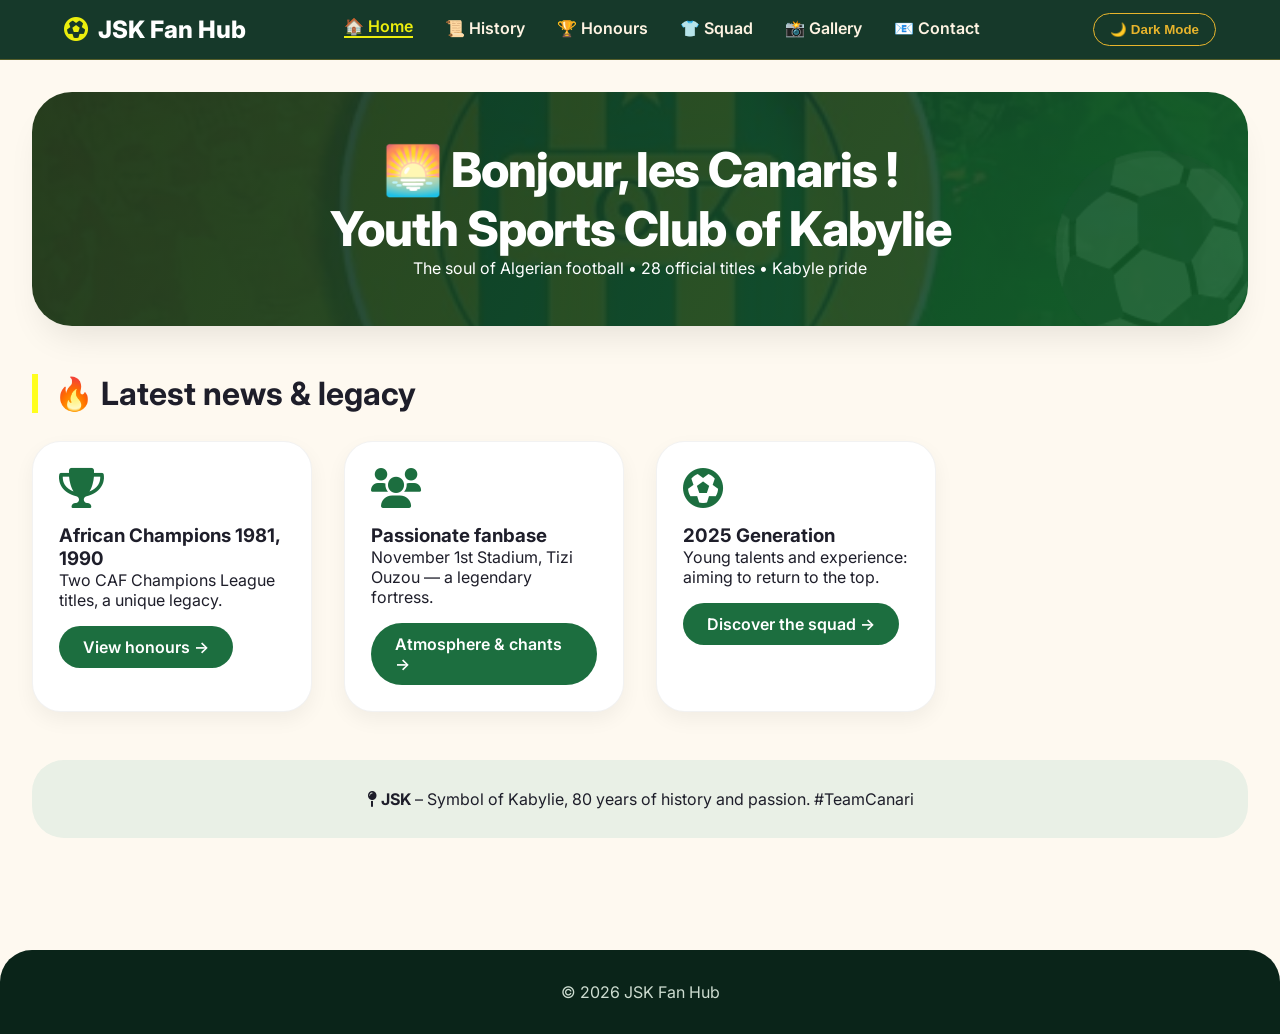
<file: JSKWebsite/index.html>
<!DOCTYPE html>
<html lang="en">
<head>
    <meta charset="UTF-8">
    <meta name="viewport" content="width=device-width, initial-scale=1.0">
    <title>JSK · Home | Canaries Club</title>
    <link href="https://fonts.googleapis.com/css2?family=Inter:opsz,wght@14..32,300;400;600;700;800&display=swap" rel="stylesheet">
    <link rel="stylesheet" href="https://cdnjs.cloudflare.com/ajax/libs/font-awesome/6.0.0-beta3/css/all.min.css">
    <link rel="stylesheet" href="style.css">
</head>
<body>

    <nav>
        <div class="logo">
            <i class="fas fa-futbol"></i>
            <span>JSK<span style="color:white"> Fan Hub</span></span>
        </div>
        
        <button class="mobile-menu-btn" id="menuBtn">
            <i class="fas fa-bars"></i>
        </button>
        
        <div class="nav-links">
            <a href="index.html" class="active">🏠 Home</a>
            <a href="history.html">📜 History</a>
            <a href="honours.html">🏆 Honours</a>
            <a href="squad.html">👕 Squad</a>
            <a href="gallery.html">📸 Gallery</a>
            <a href="contact.html">📧 Contact</a>
        </div>
        
        <button class="theme-toggle-btn" id="themeToggle">🌙 Dark Mode</button>
    </nav>

    <div class="container">
        <div class="hero" style="background-image: linear-gradient(125deg, rgba(15,46,32,0.9), rgba(21,79,47,0.9)), url('images/jsk1.jpg'); background-size: cover; background-position: center;">
            <h1><span id="greeting"></span></h1>
            <h1>Youth Sports Club of Kabylie</h1>
            <p>The soul of Algerian football • 28 official titles • Kabyle pride</p>
        </div>

        <div class="section-title">🔥 Latest news & legacy</div>

        <div class="card-grid">
            <div class="card">
                <i class="fas fa-trophy"></i>
                <h3>African Champions 1981, 1990</h3>
                <p>Two CAF Champions League titles, a unique legacy.</p>
                <a href="honours.html" class="btn">View honours →</a>
            </div>
            <div class="card">
                <i class="fas fa-users"></i>
                <h3>Passionate fanbase</h3>
                <p>November 1st Stadium, Tizi Ouzou — a legendary fortress.</p>
                <a href="gallery.html" class="btn">Atmosphere & chants →</a>
            </div>
            <div class="card">
                <i class="fas fa-futbol"></i>
                <h3>2025 Generation</h3>
                <p>Young talents and experience: aiming to return to the top.</p>
                <a href="squad.html" class="btn">Discover the squad →</a>
            </div>
        </div>

        <div style="margin-top: 3rem; background: #e9f0e6; border-radius: 2rem; padding: 1.8rem; text-align: center;">
            <i class="fas fa-map-pin"></i> <strong>JSK</strong> – Symbol of Kabylie, 80 years of history and passion. #TeamCanari
        </div>
    </div>

    <footer>
        <p>© <span id="currentYear">2026</span> JSK Fan Hub </p>
    </footer>

    <button class="back-to-top" id="backToTop">
        <i class="fas fa-arrow-up"></i>
    </button>

    <script src="script.js"></script>
</body>
</html>
</file>
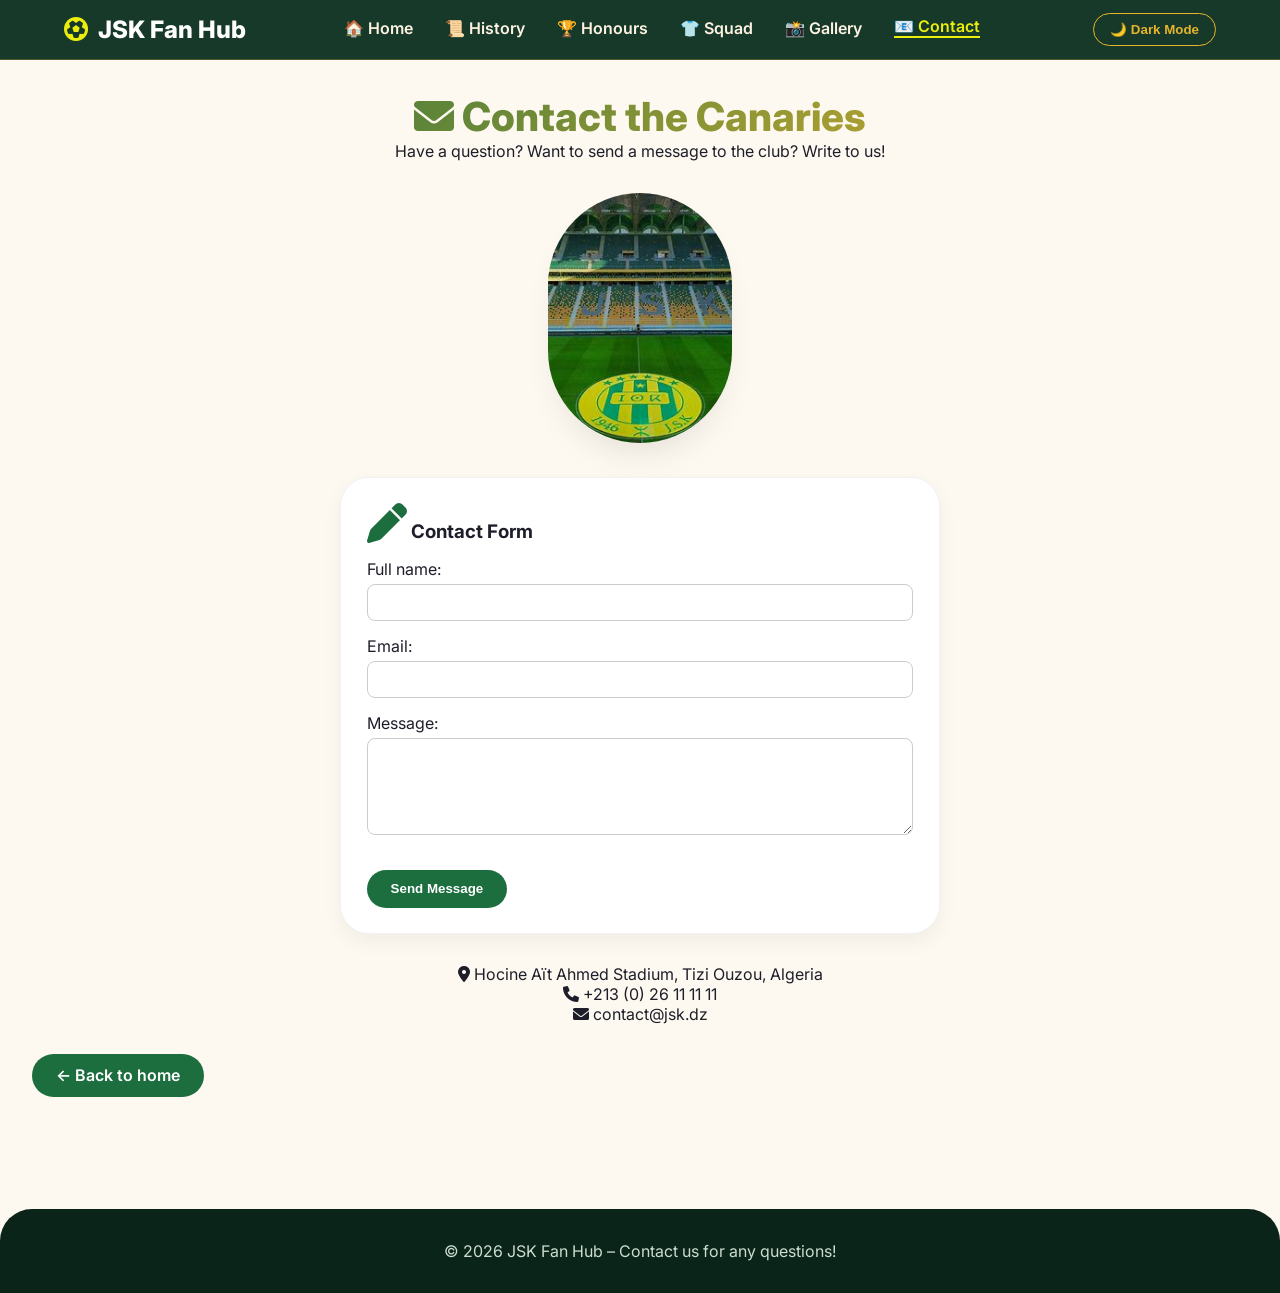
<file: JSKWebsite/contact.html>
<!DOCTYPE html>
<html lang="en">
<head>
    <meta charset="UTF-8">
    <meta name="viewport" content="width=device-width, initial-scale=1.0">
    <title>JSK · Contact</title>
    <link href="https://fonts.googleapis.com/css2?family=Inter:opsz,wght@300;400;600;700;800&display=swap" rel="stylesheet">
    <link rel="stylesheet" href="https://cdnjs.cloudflare.com/ajax/libs/font-awesome/6.0.0-beta3/css/all.min.css">
    <link rel="stylesheet" href="style.css">
</head>
<body>

    <nav>
        <div class="logo">
            <i class="fas fa-futbol"></i>
            <span>JSK<span style="color:white"> Fan Hub</span></span>
        </div>
        
        <button class="mobile-menu-btn" id="menuBtn">
            <i class="fas fa-bars"></i>
        </button>
        
        <div class="nav-links">
            <a href="index.html">🏠 Home</a>
            <a href="history.html">📜 History</a>
            <a href="honours.html">🏆 Honours</a>
            <a href="squad.html">👕 Squad</a>
            <a href="gallery.html">📸 Gallery</a>
            <a href="contact.html" class="active">📧 Contact</a>
        </div>
        
        <button class="theme-toggle-btn" id="themeToggle">🌙 Dark Mode</button>
    </nav>

    <div class="container">
        <div class="page-header">
            <h2><i class="fas fa-envelope"></i> Contact the Canaries</h2>
            <p>Have a question? Want to send a message to the club? Write to us!</p>
        </div>

        <div style="text-align: center; margin-bottom: 30px;">
            <img src="images/jsk13.jpg" alt="JSK Stadium" style="max-width: 100%; border-radius: 120px; box-shadow: var(--shadow-md); height: 250px; object-fit: cover;">
        </div>

        <div class="card" style="max-width: 600px; margin: 0 auto;">
            <h3><i class="fas fa-pen"></i> Contact Form</h3>
            
            <form id="contactForm">
                <div class="form-group" style="margin-bottom: 15px;">
                    <label for="contactName" style="display: block; margin-bottom: 5px;">Full name:</label>
                    <input type="text" id="contactName" style="width: 100%; padding: 10px; border-radius: 8px; border: 1px solid #ccc;">
                </div>
                
                <div class="form-group" style="margin-bottom: 15px;">
                    <label for="contactEmail" style="display: block; margin-bottom: 5px;">Email:</label>
                    <input type="email" id="contactEmail" style="width: 100%; padding: 10px; border-radius: 8px; border: 1px solid #ccc;">
                </div>
                
                <div class="form-group" style="margin-bottom: 15px;">
                    <label for="contactMessage" style="display: block; margin-bottom: 5px;">Message:</label>
                    <textarea id="contactMessage" rows="5" style="width: 100%; padding: 10px; border-radius: 8px; border: 1px solid #ccc;"></textarea>
                </div>
                
                <button type="submit" class="btn">Send Message</button>
            </form>
        </div>

        <div style="margin-top: 30px; text-align: center;">
            <p><i class="fas fa-map-marker-alt"></i> Hocine Aït Ahmed Stadium, Tizi Ouzou, Algeria</p>
            <p><i class="fas fa-phone"></i> +213 (0) 26 11 11 11</p>
            <p><i class="fas fa-envelope"></i> contact@jsk.dz</p>
        </div>

        <a href="index.html" class="btn" style="margin-top: 30px; display: inline-block;">← Back to home</a>
    </div>

    <footer>
        <p>© <span id="currentYear">2026</span> JSK Fan Hub – Contact us for any questions!</p>
    </footer>

    <button class="back-to-top" id="backToTop">
        <i class="fas fa-arrow-up"></i>
    </button>

    <script src="script.js"></script>
</body>
</html>
</file>
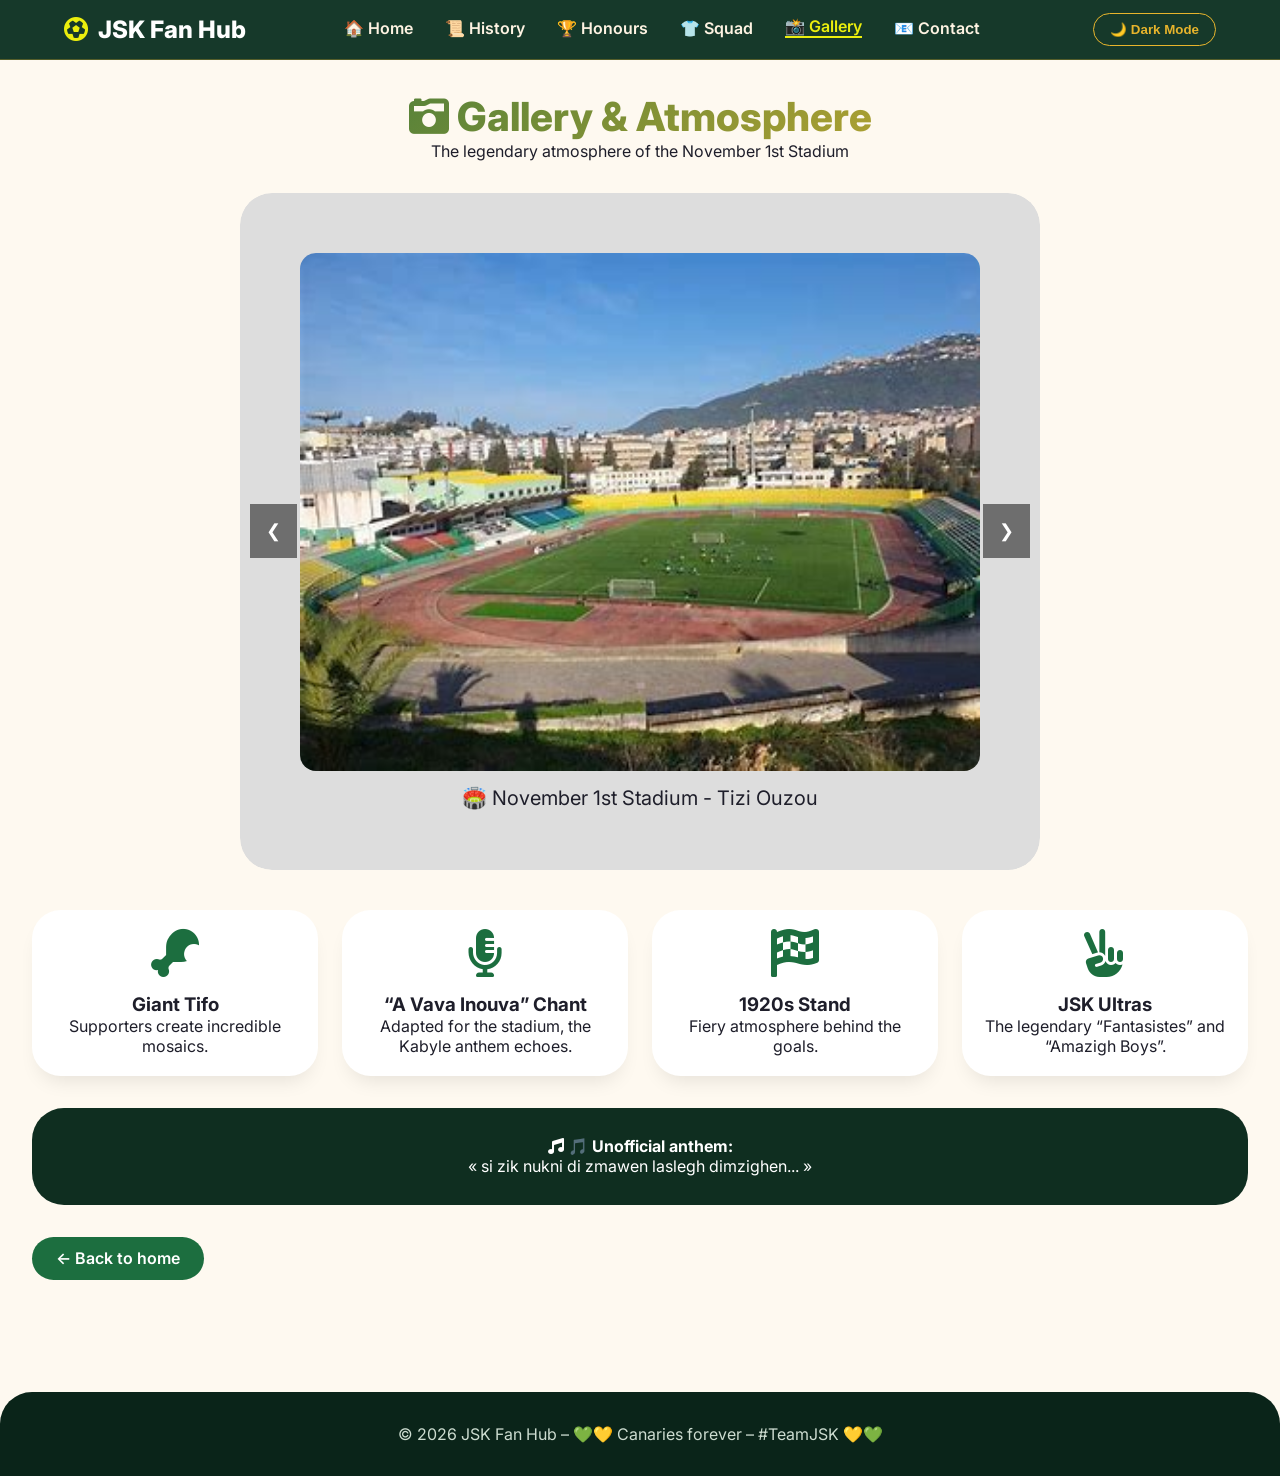
<file: JSKWebsite/gallery.html>
<!DOCTYPE html>
<html lang="en">
<head>
    <meta charset="UTF-8">
    <meta name="viewport" content="width=device-width, initial-scale=1.0">
    <title>JSK · Gallery & Atmosphere</title>
    <link href="https://fonts.googleapis.com/css2?family=Inter:opsz,wght@300;400;600;700;800&display=swap" rel="stylesheet">
    <link rel="stylesheet" href="https://cdnjs.cloudflare.com/ajax/libs/font-awesome/6.0.0-beta3/css/all.min.css">
    <link rel="stylesheet" href="style.css">
</head>
<body>

    <nav>
        <div class="logo">
            <i class="fas fa-futbol"></i>
            <span>JSK<span style="color:white"> Fan Hub</span></span>
        </div>
        
        <button class="mobile-menu-btn" id="menuBtn">
            <i class="fas fa-bars"></i>
        </button>
        
        <div class="nav-links">
            <a href="index.html">🏠 Home</a>
            <a href="history.html">📜 History</a>
            <a href="honours.html">🏆 Honours</a>
            <a href="squad.html">👕 Squad</a>
            <a href="gallery.html" class="active">📸 Gallery</a>
            <a href="contact.html">📧 Contact</a>
        </div>
        
        <button class="theme-toggle-btn" id="themeToggle">🌙 Dark Mode</button>
    </nav>

    <div class="container">
        <div class="page-header">
            <h2><i class="fas fa-camera-retro"></i> Gallery & Atmosphere</h2>
            <p>The legendary atmosphere of the November 1st Stadium</p>
        </div>

        <!-- Image Slider -->
        <div class="slider-container">
            <div class="slide">
                <img src="images/jsk10.jpg" alt="November 1st Stadium">
                <p style="margin-top: 10px;">🏟️ November 1st Stadium - Tizi Ouzou</p>
            </div>
            <div class="slide">
                <img src="images/jsk11.jpg" alt="Canaries Supporters">
                <p style="margin-top: 10px;">🎌 The fans on fire!</p>
            </div>
            <div class="slide">
                <img src="images/jsk12.jpg" alt="JSK Trophies">
                <p style="margin-top: 10px;">🏆 The 28 official titles</p>
            </div>
            <button class="prev" id="prevSlide">❮</button>
            <button class="next" id="nextSlide">❯</button>
        </div>

        <div class="gallery-mosaic" style="margin-top: 40px;">
            <div class="gallery-card">
                <i class="fas fa-drumstick-bite"></i>
                <h3>Giant Tifo</h3>
                <p>Supporters create incredible mosaics.</p>
            </div>
            <div class="gallery-card">
                <i class="fas fa-microphone-alt"></i>
                <h3>“A Vava Inouva” Chant</h3>
                <p>Adapted for the stadium, the Kabyle anthem echoes.</p>
            </div>
            <div class="gallery-card">
                <i class="fas fa-flag-checkered"></i>
                <h3>1920s Stand</h3>
                <p>Fiery atmosphere behind the goals.</p>
            </div>
            <div class="gallery-card">
                <i class="fas fa-hand-peace"></i>
                <h3>JSK Ultras</h3>
                <p>The legendary “Fantasistes” and “Amazigh Boys”.</p>
            </div>
        </div>

        <div class="chant-box">
            <i class="fas fa-music"></i> 
            <strong>🎵 Unofficial anthem:</strong><br>
            « si zik nukni di zmawen laslegh dimzighen... »<br>
        </div>

        <a href="index.html" class="btn" style="margin-top: 2rem; display: inline-block;">← Back to home</a>
    </div>

    <footer>
        <p>© <span id="currentYear">2025</span> JSK Fan Hub – 💚💛 Canaries forever – #TeamJSK 💛💚</p>
    </footer>

    <button class="back-to-top" id="backToTop">
        <i class="fas fa-arrow-up"></i>
    </button>

    <script src="script.js"></script>
</body>
</html>
</file>
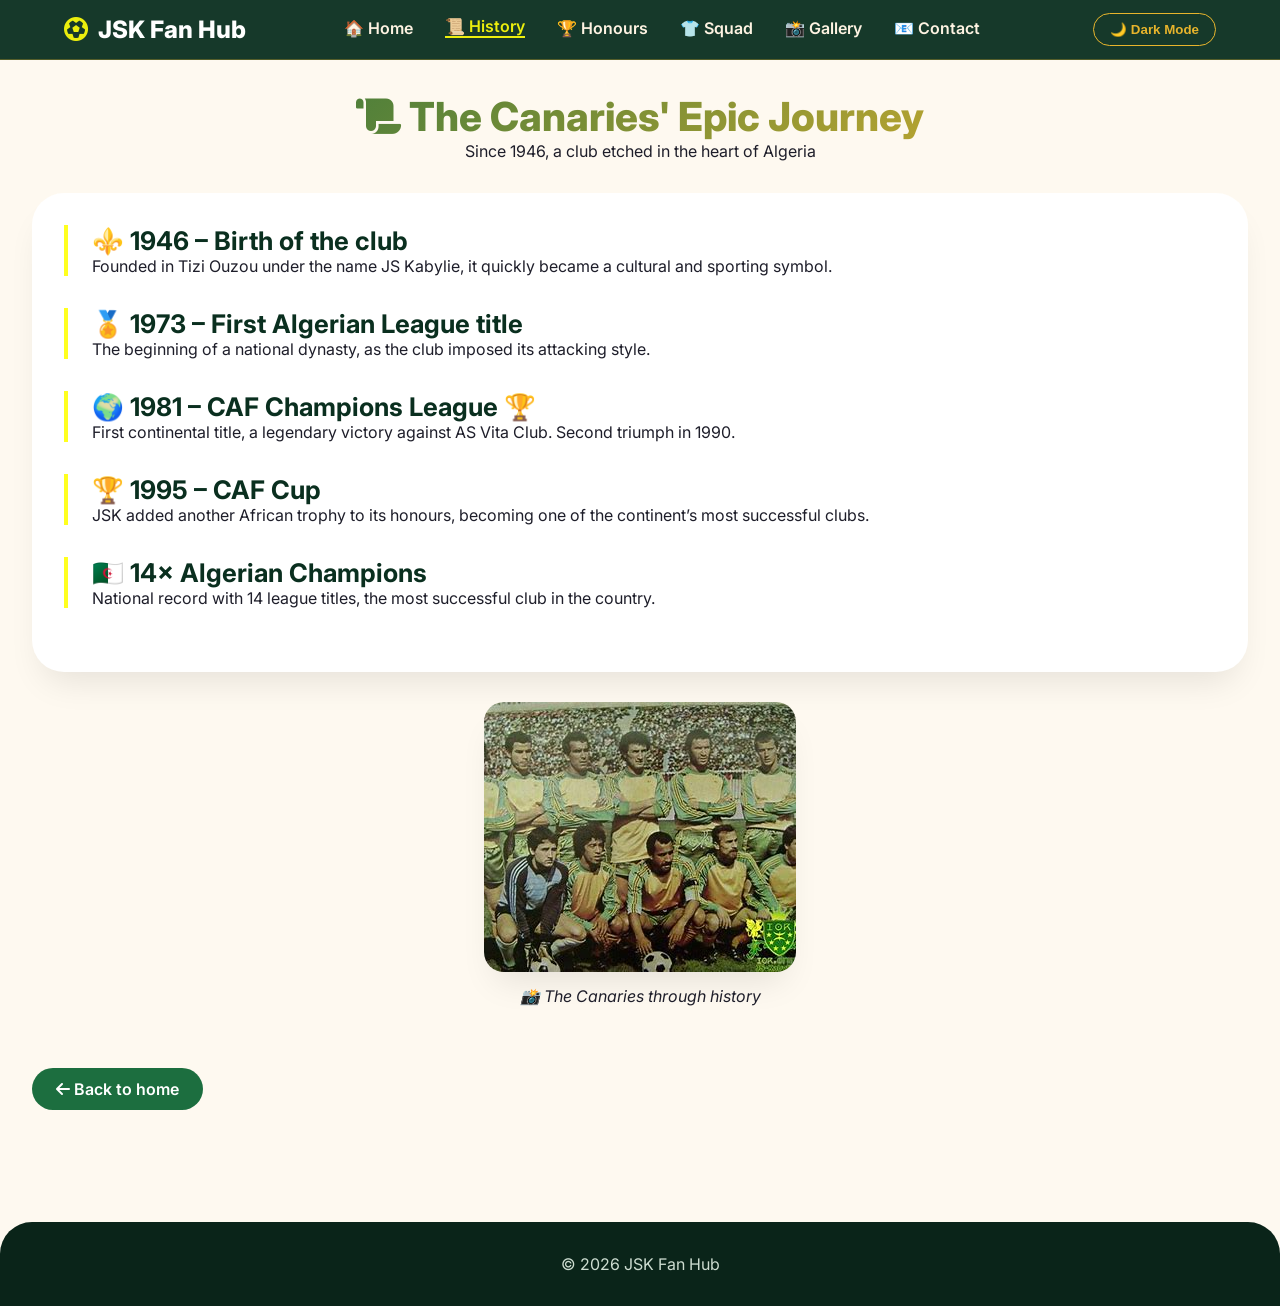
<file: JSKWebsite/history.html>
<!DOCTYPE html>
<html lang="en">
<head>
    <meta charset="UTF-8">
    <meta name="viewport" content="width=device-width, initial-scale=1.0">
    <title>JSK · History & Legacy</title>
    <link href="https://fonts.googleapis.com/css2?family=Inter:opsz,wght@300;400;600;700;800&display=swap" rel="stylesheet">
    <link rel="stylesheet" href="https://cdnjs.cloudflare.com/ajax/libs/font-awesome/6.0.0-beta3/css/all.min.css">
    <link rel="stylesheet" href="style.css">
</head>
<body>

    <nav>
        <div class="logo">
            <i class="fas fa-futbol"></i>
            <span>JSK<span style="color:white"> Fan Hub</span></span>
        </div>
        
        <button class="mobile-menu-btn" id="menuBtn">
            <i class="fas fa-bars"></i>
        </button>
        
        <div class="nav-links">
            <a href="index.html">🏠 Home</a>
            <a href="history.html" class="active">📜 History</a>
            <a href="honours.html">🏆 Honours</a>
            <a href="squad.html">👕 Squad</a>
            <a href="gallery.html">📸 Gallery</a>
            <a href="contact.html">📧 Contact</a>
        </div>
        
        <button class="theme-toggle-btn" id="themeToggle">🌙 Dark Mode</button>
    </nav>

    <div class="container">
        <div class="page-header">
            <h2><i class="fas fa-scroll"></i> The Canaries' Epic Journey</h2>
            <p>Since 1946, a club etched in the heart of Algeria</p>
        </div>

        <div class="timeline">
            <div class="timeline-item">
                <h3>⚜️ 1946 – Birth of the club</h3>
                <p>Founded in Tizi Ouzou under the name JS Kabylie, it quickly became a cultural and sporting symbol.</p>
            </div>
            <div class="timeline-item">
                <h3>🏅 1973 – First Algerian League title</h3>
                <p>The beginning of a national dynasty, as the club imposed its attacking style.</p>
            </div>
            <div class="timeline-item">
                <h3>🌍 1981 – CAF Champions League 🏆</h3>
                <p>First continental title, a legendary victory against AS Vita Club. Second triumph in 1990.</p>
            </div>
            <div class="timeline-item">
                <h3>🏆 1995 – CAF Cup</h3>
                <p>JSK added another African trophy to its honours, becoming one of the continent’s most successful clubs.</p>
            </div>
            <div class="timeline-item">
                <h3>🇩🇿 14× Algerian Champions</h3>
                <p>National record with 14 league titles, the most successful club in the country.</p>
            </div>
        </div>

        <div style="text-align: center; margin: 30px 0;">
            <img src="images/jsk2.jpg" alt="JSK History" style="max-width: 100%; border-radius: 20px; box-shadow: var(--shadow-md);">
            <p style="margin-top: 10px; font-style: italic;">📸 The Canaries through history</p>
        </div>

        <a href="index.html" class="btn" style="margin-top: 2rem; display: inline-block;">
            <i class="fas fa-arrow-left"></i> Back to home
        </a>
    </div>

    <footer>
        <p>© <span id="currentYear">2026</span> JSK Fan Hub </p>
    </footer>

    <button class="back-to-top" id="backToTop">
        <i class="fas fa-arrow-up"></i>
    </button>

    <script src="script.js"></script>
</body>
</html>
</file>
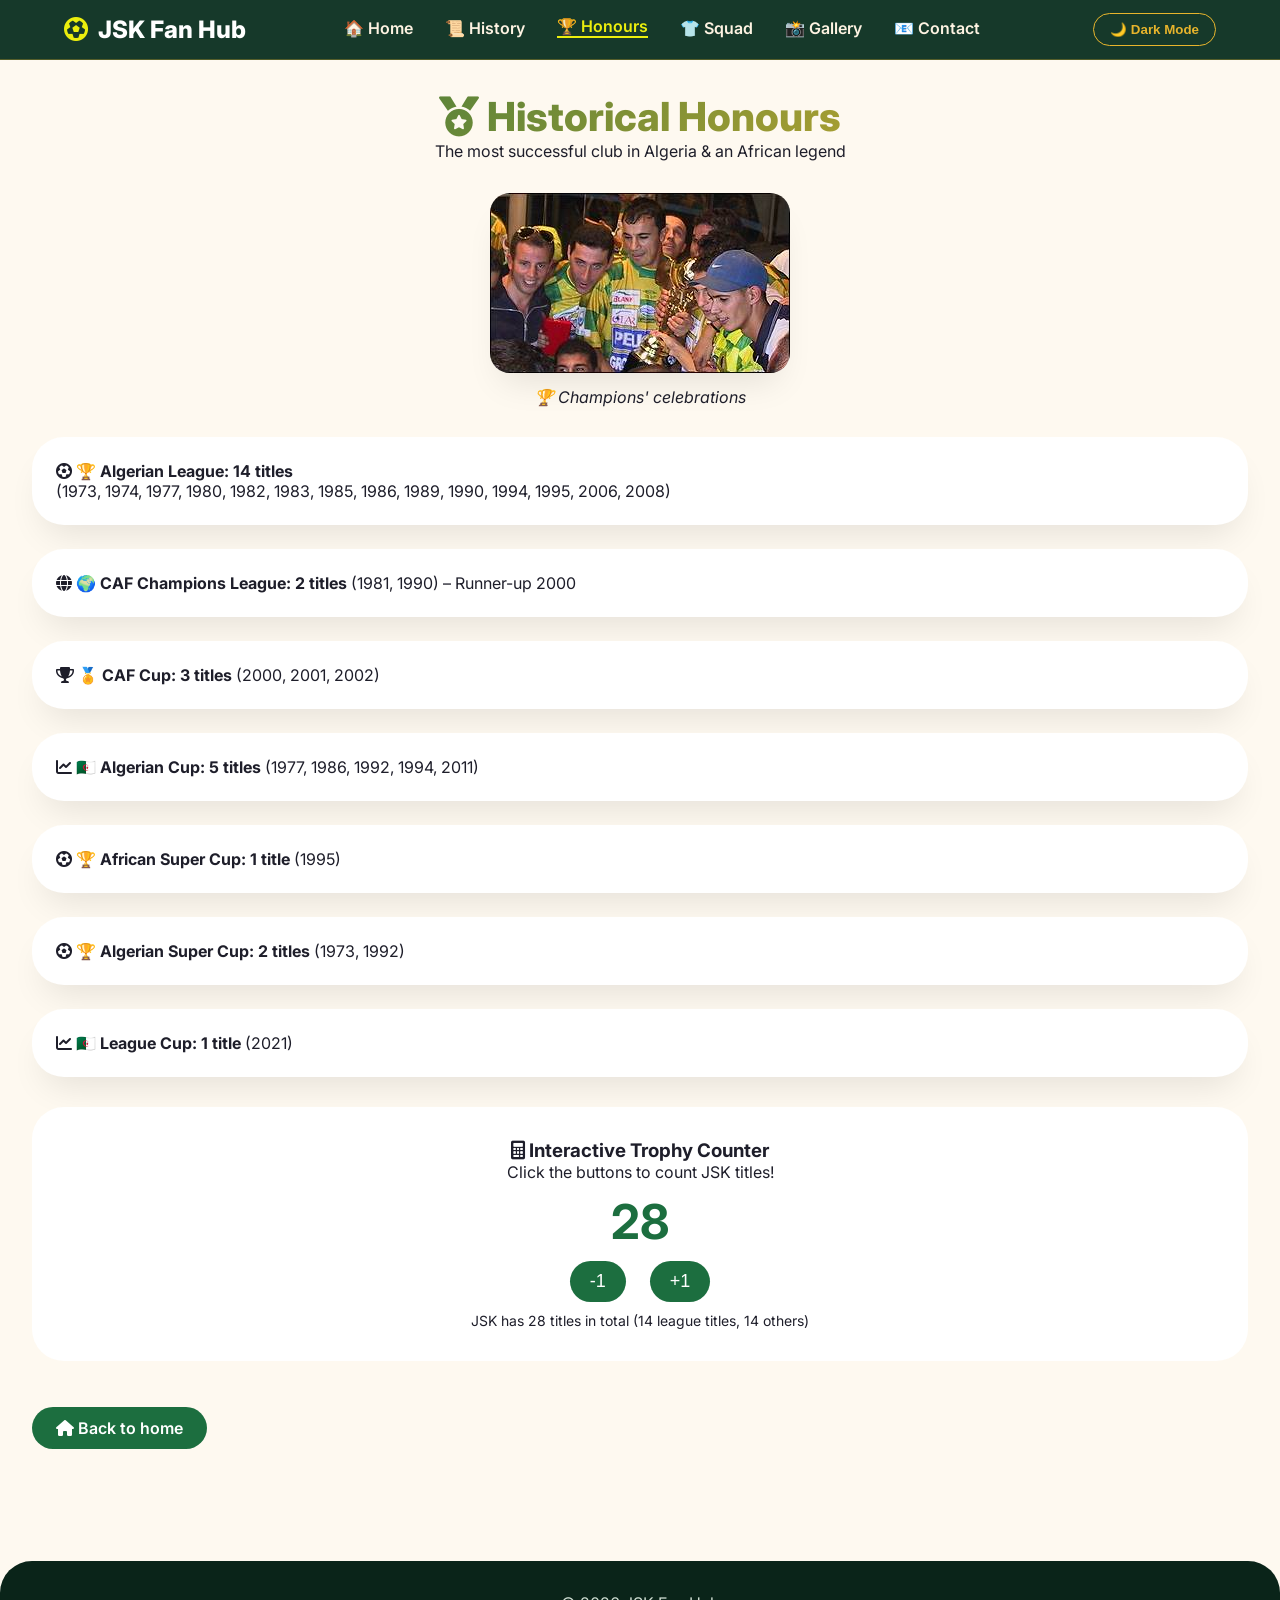
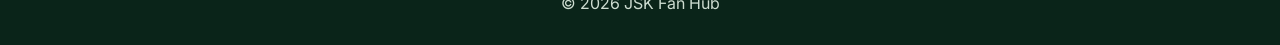
<file: JSKWebsite/honours.html>
<!DOCTYPE html>
<html lang="en">
<head>
    <meta charset="UTF-8">
    <meta name="viewport" content="width=device-width, initial-scale=1.0">
    <title>JSK · Honours & Trophies</title>
    <link href="https://fonts.googleapis.com/css2?family=Inter:opsz,wght@300;400;600;700;800&display=swap" rel="stylesheet">
    <link rel="stylesheet" href="https://cdnjs.cloudflare.com/ajax/libs/font-awesome/6.0.0-beta3/css/all.min.css">
    <link rel="stylesheet" href="style.css">
</head>
<body>

    <nav>
        <div class="logo">
            <i class="fas fa-futbol"></i>
            <span>JSK<span style="color:white"> Fan Hub</span></span>
        </div>
        
        <button class="mobile-menu-btn" id="menuBtn">
            <i class="fas fa-bars"></i>
        </button>
        
        <div class="nav-links">
            <a href="index.html">🏠 Home</a>
            <a href="history.html">📜 History</a>
            <a href="honours.html" class="active">🏆 Honours</a>
            <a href="squad.html">👕 Squad</a>
            <a href="gallery.html">📸 Gallery</a>
            <a href="contact.html">📧 Contact</a>
        </div>
        
        <button class="theme-toggle-btn" id="themeToggle">🌙 Dark Mode</button>
    </nav>

    <div class="container">
        <div class="page-header">
            <h2><i class="fas fa-medal"></i> Historical Honours</h2>
            <p>The most successful club in Algeria & an African legend</p>
        </div>

        <div style="text-align: center; margin-bottom: 30px;">
            <img src="images/jsk3.jpg" alt="JSK Trophies" style="max-width: 100%; border-radius: 20px; box-shadow: var(--shadow-md);">
            <p style="margin-top: 10px; font-style: italic;">🏆 Champions' celebrations</p>
        </div>

        <div class="honour-card" style="background:white; border-radius:2rem; padding:1.5rem; margin-bottom:1.5rem; box-shadow:var(--shadow-md);">
            <i class="fas fa-futbol"></i> 
            <strong>🏆 Algerian League: 14 titles</strong><br>
            (1973, 1974, 1977, 1980, 1982, 1983, 1985, 1986, 1989, 1990, 1994, 1995, 2006, 2008)
        </div>
        <div class="honour-card" style="background:white; border-radius:2rem; padding:1.5rem; margin-bottom:1.5rem; box-shadow:var(--shadow-md);">
            <i class="fas fa-globe"></i> 
            <strong>🌍 CAF Champions League: 2 titles</strong> (1981, 1990) – Runner-up 2000
        </div>
        <div class="honour-card" style="background:white; border-radius:2rem; padding:1.5rem; margin-bottom:1.5rem; box-shadow:var(--shadow-md);">
            <i class="fas fa-trophy"></i> 
            <strong>🏅 CAF Cup: 3 titles</strong> (2000, 2001, 2002)
        </div>
        <div class="honour-card" style="background:white; border-radius:2rem; padding:1.5rem; margin-bottom:1.5rem; box-shadow:var(--shadow-md);">
            <i class="fas fa-chart-line"></i> 
            <strong>🇩🇿 Algerian Cup: 5 titles</strong> (1977, 1986, 1992, 1994, 2011)
        </div>
        <div class="honour-card" style="background:white; border-radius:2rem; padding:1.5rem; margin-bottom:1.5rem; box-shadow:var(--shadow-md);">
            <i class="fas fa-futbol"></i> 
            <strong>🏆 African Super Cup: 1 title</strong> (1995)
        </div>
        <div class="honour-card" style="background:white; border-radius:2rem; padding:1.5rem; margin-bottom:1.5rem; box-shadow:var(--shadow-md);">
            <i class="fas fa-futbol"></i> 
            <strong>🏆 Algerian Super Cup: 2 titles</strong> (1973, 1992)
        </div>
        <div class="honour-card" style="background:white; border-radius:2rem; padding:1.5rem; margin-bottom:1.5rem; box-shadow:var(--shadow-md);">
            <i class="fas fa-chart-line"></i> 
            <strong>🇩🇿 League Cup: 1 title</strong> (2021)
        </div>

        <div class="counter-container" style="background: white; border-radius: 2rem; padding: 2rem; text-align: center; margin: 30px 0;">
            <h3><i class="fas fa-calculator"></i> Interactive Trophy Counter</h3>
            <p>Click the buttons to count JSK titles!</p>
            <div class="counter-number" id="trophyCounter">28</div>
            <div class="counter-buttons">
                <button id="decrementCounter">-1</button>
                <button id="incrementCounter">+1</button>
            </div>
            <p style="font-size: 14px; margin-top: 10px;">JSK has 28 titles in total (14 league titles, 14 others)</p>
        </div>

        <a href="index.html" class="btn"><i class="fas fa-home"></i> Back to home</a>
    </div>

    <footer>
        <p>© <span id="currentYear">2026</span> JSK Fan Hub </p>
    </footer>

    <button class="back-to-top" id="backToTop">
        <i class="fas fa-arrow-up"></i>
    </button>

    <script src="script.js"></script>
</body>
</html>
</file>
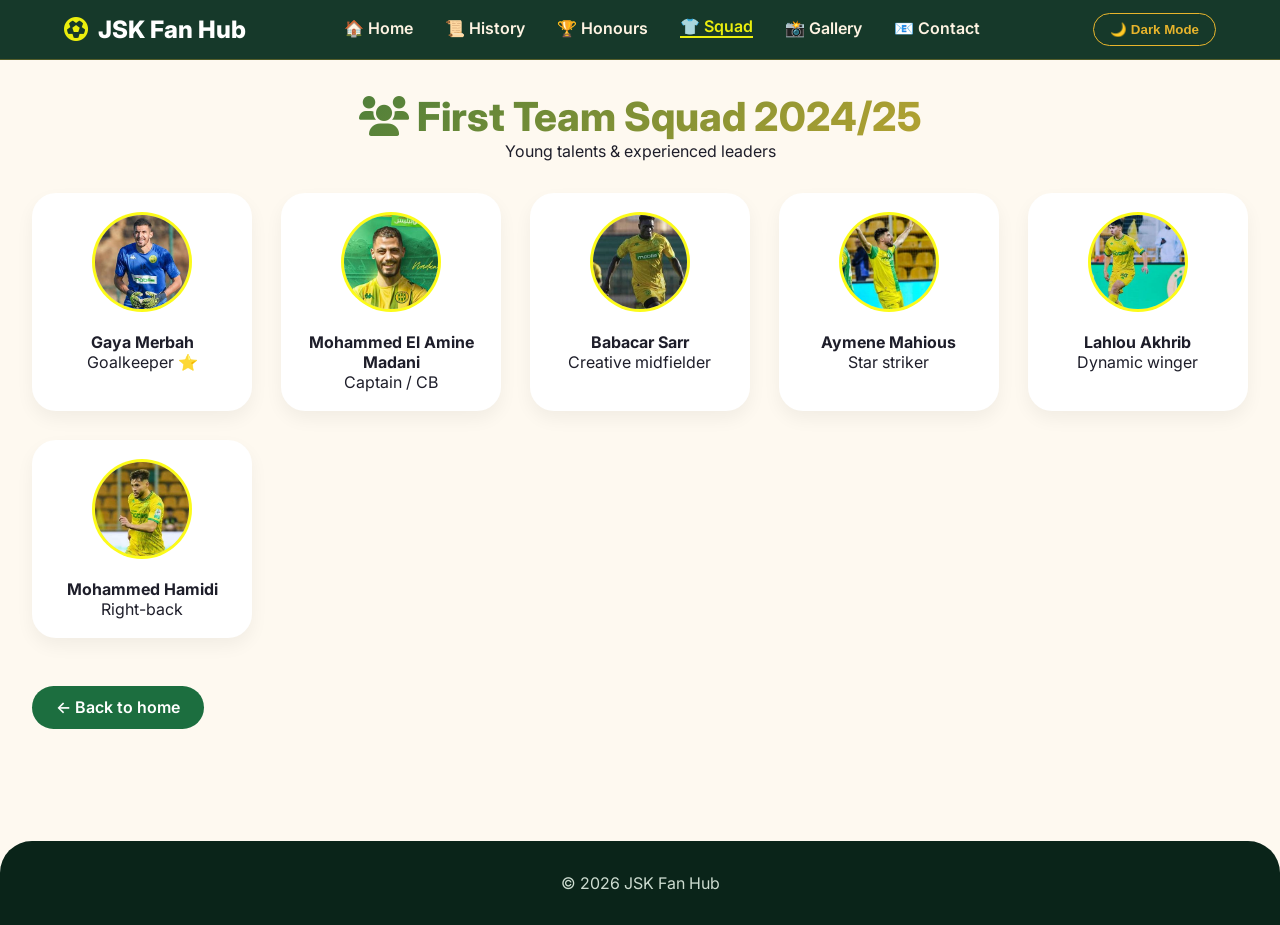
<file: JSKWebsite/squad.html>
<!DOCTYPE html>
<html lang="en">
<head>
    <meta charset="UTF-8">
    <meta name="viewport" content="width=device-width, initial-scale=1.0">
    <title>JSK · Squad 2025</title>
    <link href="https://fonts.googleapis.com/css2?family=Inter:opsz,wght@300;400;600;700;800&display=swap" rel="stylesheet">
    <link rel="stylesheet" href="https://cdnjs.cloudflare.com/ajax/libs/font-awesome/6.0.0-beta3/css/all.min.css">
    <link rel="stylesheet" href="style.css">
</head>
<body>

    <nav>
        <div class="logo">
            <i class="fas fa-futbol"></i>
            <span>JSK<span style="color:white"> Fan Hub</span></span>
        </div>
        
        <button class="mobile-menu-btn" id="menuBtn">
            <i class="fas fa-bars"></i>
        </button>
        
        <div class="nav-links">
            <a href="index.html">🏠 Home</a>
            <a href="history.html">📜 History</a>
            <a href="honours.html">🏆 Honours</a>
            <a href="squad.html" class="active">👕 Squad</a>
            <a href="gallery.html">📸 Gallery</a>
            <a href="contact.html">📧 Contact</a>
        </div>
        
        <button class="theme-toggle-btn" id="themeToggle">🌙 Dark Mode</button>
    </nav>

    <div class="container">
        <div class="page-header">
            <h2><i class="fas fa-users"></i> First Team Squad 2024/25</h2>
            <p>Young talents & experienced leaders</p>
        </div>

        <div class="squad-grid">
            <div class="player-card">
                <img src="images/jsk4.jpg" alt="Oussama Benbot">
                <h4>Gaya Merbah</h4>
                <p>Goalkeeper ⭐</p>
            </div>
            <div class="player-card">
                <img src="images/jsk5.jpg" alt="Abdelkader Belkacemi">
                <h4>Mohammed El Amine Madani</h4>
                <p>Captain / CB</p>
            </div>
            <div class="player-card">
                <img src="images/jsk6.jpg" alt="Massinissa Nezla">
                <h4>Babacar Sarr</h4>
                <p>Creative midfielder</p>
            </div>
            <div class="player-card">
                <img src="images/jsk7.jpg" alt="Rayan Boudebouz">
                <h4>Aymene Mahious</h4>
                <p>Star striker</p>
            </div>
            <div class="player-card">
                <img src="images/jsk8.jpg" alt="Youcef Belaïli">
                <h4>Lahlou Akhrib</h4>
                <p>Dynamic winger</p>
            </div>
            <div class="player-card">
                <img src="images/jsk9.jpg" alt="Ahmed Kerroum">
                <h4>Mohammed Hamidi</h4>
                <p>Right-back</p>
            </div>
        </div>

        <a href="index.html" class="btn">← Back to home</a>
    </div>

    <footer>
        <p>© <span id="currentYear">2025</span> JSK Fan Hub </p>
    </footer>

    <button class="back-to-top" id="backToTop">
        <i class="fas fa-arrow-up"></i>
    </button>

    <script src="script.js"></script>
</body>
</html>
</file>
<file: JSKWebsite/style.css>
* {
    margin: 0;
    padding: 0;
    box-sizing: border-box;
}

:root {
    --jsk-green: #1c6e3f;      
    --jsk-gold: #ffff0bea;      
    --jsk-dark: #0a2f1f;      
    --glass-bg: rgba(255, 255, 255, 0.92);
    --shadow-md: 0 20px 35px -12px rgba(0, 0, 0, 0.1);
}

body {
    font-family: 'Inter', sans-serif; 
    background: #fef9f0; 
    color: #1e1e2a;
    scroll-behavior: smooth;
}


@keyframes fadeUp {
    0% {
        opacity: 0;
        transform: translateY(24px); 
    }
    100% {
        opacity: 1;
        transform: translateY(0); 
    }
}


.animate-on-load {
    animation: fadeUp 0.6s ease forwards;
}

/* ---------- NAVIGATION BAR (STICKY + GLASS) ---------- */
nav {
    background: rgba(10, 47, 31, 0.95);
    backdrop-filter: blur(12px);
    position: sticky;    
    top: 0;
    z-index: 100;        
    padding: 0.8rem 5%;
    display: flex;
    flex-wrap: wrap;     
    justify-content: space-between;
    align-items: center;
    border-bottom: 1px solid rgba(231, 180, 44, 0.3);
}

.logo {
    display: flex;
    align-items: center;
    gap: 10px;
    font-weight: 800;
    font-size: 1.5rem;
    color: white;
}

.logo i {
    color: var(--jsk-gold);
}


.nav-links {
    display: flex;
    gap: 2rem;
    flex-wrap: wrap;
}

.nav-links a {
    color: #fef3e2;
    text-decoration: none;
    font-weight: 600;
    transition: 0.2s;
    border-bottom: 2px solid transparent; /* Invisible border to avoid layout shift */
}


.nav-links a:hover,
.nav-links a.active {
    border-bottom-color: var(--jsk-gold);
    color: var(--jsk-gold);
    transform: translateY(-2px); /* Slight lift */
}

/* ---------- MAIN CONTAINER ---------- */
.container {
    max-width: 1280px;
    margin: 0 auto;      
    padding: 2rem 2rem 4rem;
}

/* ---------- HERO SECTION (big intro area) ---------- */
.hero {
    background: linear-gradient(125deg, #0f2e20, #154f2f);
    border-radius: 2.5rem;
    padding: 3rem 2rem;
    margin-bottom: 3rem;
    color: white;
    text-align: center;
    box-shadow: var(--shadow-md);
    position: relative;
    overflow: hidden;   
    animation: fadeUp 0.6s ease;
}

/* Pseudo-element for a background football icon */
.hero::before {
    content: "⚽";
    font-size: 180px;
    opacity: 0.08;
    position: absolute;
    bottom: -30px;
    right: -20px;
    pointer-events: none; 
}

.hero h1 {
    font-size: 3rem;
    font-weight: 800;
    letter-spacing: -1px;
}

/* ---------- SECTION TITLES (with gold left border) ---------- */
.section-title {
    font-size: 2rem;
    font-weight: 700;
    margin-bottom: 1.8rem;
    border-left: 6px solid var(--jsk-gold);
    padding-left: 1rem;
}

/* ---------- CARD GRID (using CSS GRID) ---------- */
.card-grid {
    display: grid;
    grid-template-columns: repeat(auto-fill, minmax(280px, 1fr));
    gap: 2rem;
    margin-top: 1.5rem;
}

.card {
    background: white;
    border-radius: 1.8rem;
    padding: 1.6rem;
    transition: all 0.25s ease;
    box-shadow: 0 8px 20px rgba(0, 0, 0, 0.05);
    border: 1px solid rgba(0, 0, 0, 0.05);
}

/* Hover effect on cards */
.card:hover {
    transform: translateY(-8px);
    box-shadow: 0 24px 36px -12px rgba(0, 0, 0, 0.2);
    border-color: rgba(231, 180, 44, 0.4);
}

.card i {
    font-size: 2.5rem;
    color: var(--jsk-green);
    margin-bottom: 1rem;
}

/* ---------- BUTTON STYLES ---------- */
.btn {
    display: inline-block;
    background: var(--jsk-green);
    color: white;
    padding: 0.7rem 1.5rem;
    border-radius: 2rem;
    text-decoration: none;
    font-weight: 600;
    transition: 0.2s;
    margin-top: 1rem;
    border: none;
    cursor: pointer;
}

.btn-gold {
    background: var(--jsk-gold);
    color: #1e2a1c;
}

.btn:hover {
    transform: scale(1.02);
    background: #0f5a38;
    box-shadow: 0 6px 14px rgba(0, 0, 0, 0.1);
}

/* ---------- HONOURS TABLE (for trophies) ---------- */
.honour-table {
    background: white;
    border-radius: 2rem;
    overflow: hidden;
    box-shadow: var(--shadow-md);
    width: 100%;
}

.honour-table table {
    width: 100%;
    border-collapse: collapse;
}

.honour-table th,
.honour-table td {
    padding: 1rem 1.2rem;
    text-align: left;
    border-bottom: 1px solid #eee;
}

.honour-table th {
    background: var(--jsk-dark);
    color: var(--jsk-gold);
    font-weight: 700;
}

.honour-table tr:hover td {
    background: #fef6e8;
}

/* ---------- SQUAD GRID (players) ---------- */
.squad-grid {
    display: grid;
    grid-template-columns: repeat(auto-fill, minmax(210px, 1fr));
    gap: 1.8rem;
    margin: 2rem 0;
}

.player-card {
    background: white;
    border-radius: 1.5rem;
    padding: 1.2rem;
    text-align: center;
    transition: 0.2s;
    box-shadow: 0 8px 18px rgba(0, 0, 0, 0.05);
}

.player-card img {
    width: 100px;
    height: 100px;
    border-radius: 50%;
    background: #ddd3bc;
    object-fit: cover;
    margin-bottom: 1rem;
    border: 3px solid var(--jsk-gold);
}

/* ---------- GALLERY MOSAIC ---------- */
.gallery-mosaic {
    display: grid;
    grid-template-columns: repeat(auto-fill, minmax(250px, 1fr));
    gap: 1.5rem;
    margin: 2rem 0;
}

.gallery-card {
    background: white;
    border-radius: 1.8rem;
    padding: 1.2rem;
    text-align: center;
    box-shadow: 0 12px 20px -8px rgba(0, 0, 0, 0.1);
}

.gallery-card i {
    font-size: 3rem;
    color: var(--jsk-green);
    margin-bottom: 1rem;
}

/* ---------- CHANT BOX (special section) ---------- */
.chant-box {
    background: #0f2e20;
    color: white;
    border-radius: 2rem;
    padding: 1.8rem;
    margin-top: 2rem;
    text-align: center;
}

/* ---------- TIMELINE (history page) ---------- */
.timeline {
    background: white;
    border-radius: 2rem;
    padding: 2rem;
    box-shadow: var(--shadow-md);
}

.timeline-item {
    margin-bottom: 2rem;
    border-left: 4px solid var(--jsk-gold);
    padding-left: 1.5rem;
}

.timeline-item h3 {
    font-size: 1.6rem;
    color: var(--jsk-dark);
}

/* ---------- PAGE HEADER (common) ---------- */
.page-header {
    text-align: center;
    margin-bottom: 2rem;
}

.page-header h2 {
    font-size: 2.5rem;
    font-weight: 800;
    background: linear-gradient(135deg, #1c6e3f, #e7b42c);
    -webkit-background-clip: text;
    background-clip: text;
    color: transparent;
}

/* ---------- FOOTER ---------- */
footer {
    background: #0a2419;
    color: #cddcd0;
    text-align: center;
    padding: 2rem;
    margin-top: 3rem;
    border-top-left-radius: 2rem;
    border-top-right-radius: 2rem;
}

/* ---------- RESPONSIVE DESIGN (MEDIA QUERIES) ---------- */
@media (max-width: 750px) {
    .nav-links {
        gap: 1rem;
        justify-content: center;
        width: 100%;
    }

    nav {
        flex-direction: column;
        gap: 0.8rem;
    }

    .hero h1 {
        font-size: 2rem;
    }

    .container {
        padding: 1rem;
    }

    .page-header h2 {
        font-size: 1.8rem;
    }
}

/* Dark mode class applied to body */
body.dark-mode {
    background-color: #121212;
    color: #e0e0e0;
}

body.dark-mode .card,
body.dark-mode .timeline,
body.dark-mode .timeline-item,
body.dark-mode .honour-card,
body.dark-mode .player-card,
body.dark-mode .gallery-card,
body.dark-mode .chant-box {
    background-color: #1e1e2a;
    color: #e0e0e0;
    border-color: #333;
}

body.dark-mode .hero {
    background: linear-gradient(125deg, #0a1a12, #0a2a1a);
}

body.dark-mode .section-title {
    color: #e7b42c;
}

body.dark-mode footer {
    background-color: #0a0f0c;
}

/* Theme toggle button */
.theme-toggle-btn {
    background: none;
    border: 1px solid #e7b42c;
    color: #e7b42c;
    padding: 8px 16px;
    border-radius: 25px;
    cursor: pointer;
    font-weight: bold;
    margin-left: 15px;
    transition: 0.2s;
}

.theme-toggle-btn:hover {
    background-color: #e7b42c;
    color: #0a2f1f;
}

/* Back to Top button */
.back-to-top {
    position: fixed;
    bottom: 30px;
    right: 30px;
    background-color: #1c6e3f;
    color: white;
    width: 50px;
    height: 50px;
    border-radius: 50%;
    display: none;
    justify-content: center;
    align-items: center;
    cursor: pointer;
    z-index: 999;
    border: none;
    font-size: 20px;
    transition: 0.2s;
    box-shadow: 0 4px 12px rgba(0,0,0,0.2);
}

.back-to-top:hover {
    background-color: #e7b42c;
    transform: translateY(-3px);
}

/* Mobile menu button (hidden on desktop) */
.mobile-menu-btn {
    display: none;
    background: none;
    border: none;
    color: white;
    font-size: 24px;
    cursor: pointer;
}

/* Counter styles */
.counter-container {
    text-align: center;
    padding: 20px;
    background: white;
    border-radius: 2rem;
    margin: 20px 0;
}

.counter-number {
    font-size: 48px;
    font-weight: bold;
    color: #1c6e3f;
    margin: 10px 0;
    transition: transform 0.2s;
}

.counter-buttons button {
    background-color: #1c6e3f;
    color: white;
    border: none;
    padding: 10px 20px;
    margin: 0 10px;
    border-radius: 30px;
    font-size: 18px;
    cursor: pointer;
}

.counter-buttons button:hover {
    background-color: #e7b42c;
    color: #0a2f1f;
}

/* Image slider for gallery */
.slider-container {
    position: relative;
    max-width: 800px;
    margin: 0 auto;
    border-radius: 2rem;
    overflow: hidden;
}

.slide {
    display: none;
    width: 100%;
    background-color: #ddd;
    border-radius: 2rem;
    padding: 60px;
    text-align: center;
    font-size: 20px;
}

.slide img {
    width: 100%;
    border-radius: 1rem;
}

.prev, .next {
    position: absolute;
    top: 50%;
    transform: translateY(-50%);
    background-color: rgba(0,0,0,0.5);
    color: white;
    padding: 16px;
    cursor: pointer;
    border: none;
    font-size: 18px;
}

.prev {
    left: 10px;
}

.next {
    right: 10px;
}

.prev:hover, .next:hover {
    background-color: rgba(0,0,0,0.8);
}

/* Mobile responsiveness */
@media (max-width: 750px) {
    .mobile-menu-btn {
        display: block;
    }
    
    .nav-links {
        display: none;
        width: 100%;
        flex-direction: column;
        text-align: center;
        margin-top: 15px;
    }
    
    .nav-links.show {
        display: flex;
    }
    
    .nav-links a {
        margin: 8px 0;
        padding: 10px;
    }
    
    .theme-toggle-btn {
        margin: 10px auto;
    }
    
    .back-to-top {
        bottom: 20px;
        right: 20px;
        width: 40px;
        height: 40px;
        font-size: 16px;
    }
}
</file>
